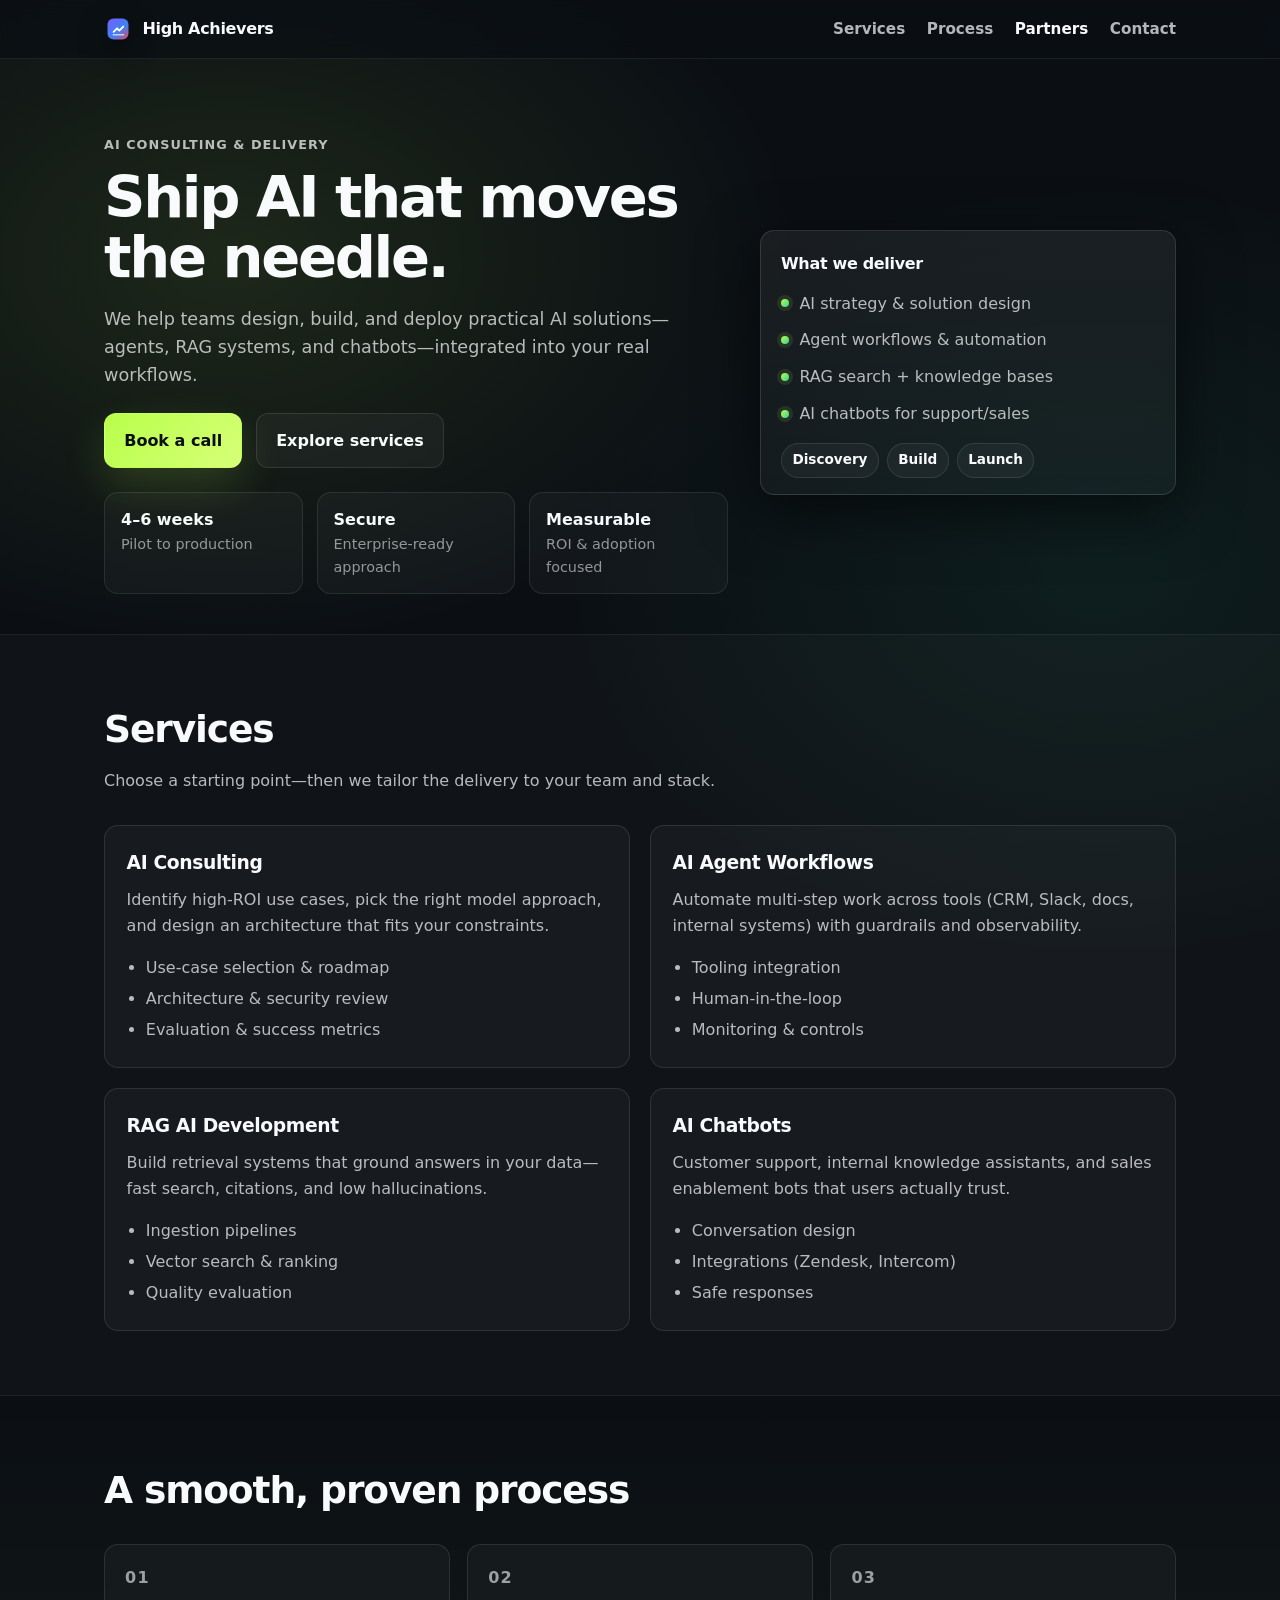
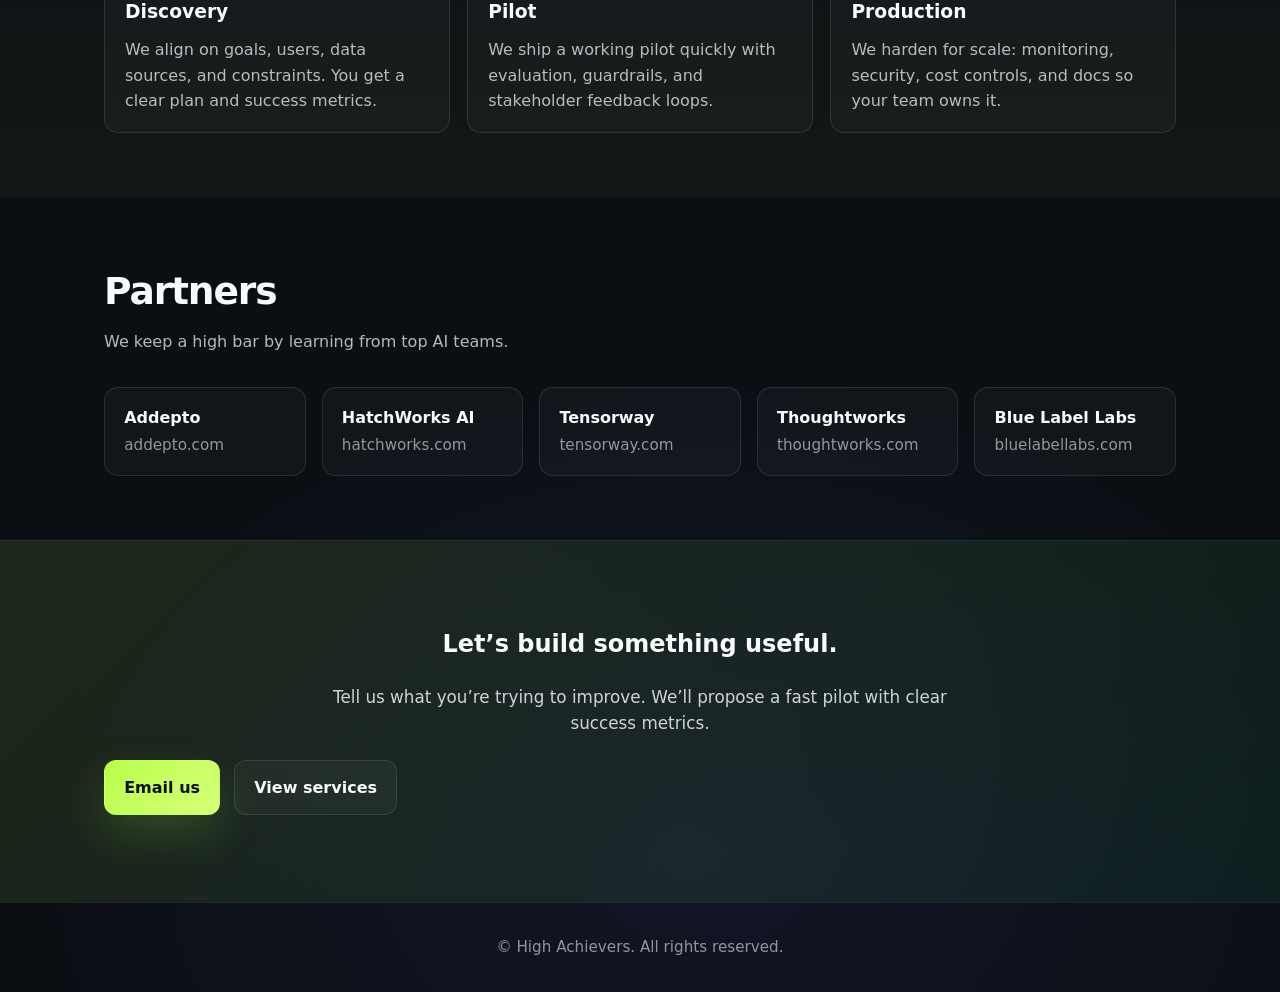
<file: index.html>
<!DOCTYPE html>
<html lang="en">
  <head>
    <meta charset="UTF-8" />
    <meta name="viewport" content="width=device-width, initial-scale=1.0" />
    <title>High Achievers</title>
    <link rel="stylesheet" href="./src/styles/main.css" />
    <script defer src="./src/js/main.js"></script>
  </head>
  <body>
    <!-- Source of truth lives in ./src/index.html -->
    <noscript>This site works best with JavaScript enabled.</noscript>
    <!-- Keep a single entry point so local servers serve /index.html at root -->
    <main id="app"></main>
    <script>
      // Simple include-style load: render the src HTML into #app for now.
      // (This keeps a scalable /src structure without needing a bundler yet.)
      fetch("./src/index.html")
        .then((r) => r.text())
        .then((html) => {
          const doc = new DOMParser().parseFromString(html, "text/html");
          const body = doc.body;
          document.querySelector("#app").replaceWith(...body.childNodes);
          window.dispatchEvent(new Event("ha:ready"));
        })
        .catch(() => {
          document.body.innerHTML =
            "<p style='color:white;font-family:system-ui;padding:24px'>Could not load app. Run a local server (not file://).</p>";
        });
    </script>
  </body>
</html>
</file>
<file: src/styles/main.css>
:root {
  /* Option C: Charcoal + neon lime */
  --bg: #0b0f14; /* charcoal */
  --bg-2: #0b0f14;
  --surface: rgba(255, 255, 255, 0.04);
  --surface-2: rgba(255, 255, 255, 0.06);
  --border: rgba(255, 255, 255, 0.10);

  --text: #f8fafc;
  --muted: rgba(248, 250, 252, 0.72);
  --muted-2: rgba(248, 250, 252, 0.56);

  /* Premium tuning: slightly muted lime + restrained glow */
  --accent: #b8ff4a; /* soft lime */
  --accent-2: #34d399; /* mint-green */

  --shadow: 0 18px 60px rgba(0, 0, 0, 0.55);
  --radius: 14px;
  --container: 1120px;
}

*,
*::before,
*::after {
  box-sizing: border-box;
}

html {
  scroll-behavior: smooth;
}

body {
  margin: 0;
  font-family: ui-sans-serif, system-ui, -apple-system, Segoe UI, Roboto, Arial, sans-serif;
  background:
    radial-gradient(950px 650px at 18% 10%, rgba(184, 255, 74, 0.10), transparent 60%),
    radial-gradient(900px 650px at 86% 22%, rgba(52, 211, 153, 0.08), transparent 60%),
    radial-gradient(1100px 800px at 55% 95%, rgba(99, 102, 241, 0.08), transparent 62%),
    var(--bg);
  color: var(--text);
  line-height: 1.6;
  min-height: 100vh;
}

img {
  max-width: 100%;
  height: auto;
}

.container {
  width: 100%;
  max-width: var(--container);
  margin: 0 auto;
  padding: 0 1.5rem;
}

/* Header */
.site-header {
  position: sticky;
  top: 0;
  z-index: 50;
  border-bottom: 1px solid rgba(255, 255, 255, 0.08);
  background: rgba(11, 15, 20, 0.72);
  backdrop-filter: blur(10px);
}

.site-header .container {
  display: flex;
  align-items: center;
  justify-content: space-between;
  padding: 0.95rem 1.5rem;
}

.brand {
  display: inline-flex;
  align-items: center;
  gap: 0.65rem;
  text-decoration: none;
  color: var(--text);
}

.brand-mark {
  border-radius: 8px;
  box-shadow: 0 10px 26px rgba(0, 0, 0, 0.35);
}

.brand-name {
  font-weight: 700;
  letter-spacing: -0.02em;
}

.nav {
  display: flex;
  gap: 1.35rem;
  align-items: center;
}

.nav a {
  text-decoration: none;
  color: var(--muted);
  font-weight: 600;
  font-size: 0.95rem;
  transition: color 0.2s;
}

.nav a:hover,
.nav a.is-active {
  color: var(--text);
}

/* Buttons */
.btn {
  display: inline-flex;
  align-items: center;
  justify-content: center;
  padding: 0.85rem 1.2rem;
  border-radius: 12px;
  font-weight: 700;
  text-decoration: none;
  border: 1px solid transparent;
  transition: transform 0.15s, background 0.2s, border-color 0.2s;
  will-change: transform;
}

.btn:active {
  transform: translateY(0);
}

.btn-primary {
  background: linear-gradient(135deg, var(--accent) 0%, #d7ff78 100%);
  color: #0b0f14;
  box-shadow: 0 18px 44px rgba(184, 255, 74, 0.16);
}

.btn-primary:hover {
  transform: translateY(-1px);
}

.btn-ghost {
  background: rgba(255, 255, 255, 0.04);
  border-color: rgba(255, 255, 255, 0.10);
  color: var(--text);
}

.btn-ghost:hover {
  transform: translateY(-1px);
  border-color: rgba(255, 255, 255, 0.18);
}

/* Hero */
.hero {
  padding: 4.5rem 0 2.5rem;
}

.hero-grid {
  display: grid;
  grid-template-columns: 1.2fr 0.8fr;
  gap: 2rem;
  align-items: center;
}

.eyebrow {
  display: inline-flex;
  align-items: center;
  gap: 0.5rem;
  margin: 0 0 0.75rem;
  color: var(--muted);
  font-weight: 700;
  letter-spacing: 0.08em;
  text-transform: uppercase;
  font-size: 0.8rem;
}

.hero h1 {
  margin: 0 0 1rem;
  font-size: clamp(2.25rem, 4.8vw, 3.6rem);
  letter-spacing: -0.04em;
  line-height: 1.05;
}

.hero-tagline {
  margin: 0 0 1.5rem;
  max-width: 54ch;
  color: var(--muted);
  font-size: 1.1rem;
}

.hero-actions {
  display: flex;
  gap: 0.85rem;
  flex-wrap: wrap;
  margin-bottom: 1.5rem;
}

.hero-metrics {
  display: grid;
  grid-template-columns: repeat(3, minmax(0, 1fr));
  gap: 0.85rem;
  margin-top: 1rem;
}

.metric {
  padding: 0.9rem 1rem;
  border-radius: 14px;
  background: rgba(255, 255, 255, 0.03);
  border: 1px solid rgba(255, 255, 255, 0.09);
}

.metric-value {
  display: block;
  font-weight: 800;
}

.metric-label {
  display: block;
  color: var(--muted-2);
  font-size: 0.9rem;
}

.hero-panel .panel-card {
  border-radius: var(--radius);
  border: 1px solid rgba(255, 255, 255, 0.12);
  background: linear-gradient(180deg, rgba(255, 255, 255, 0.06), rgba(255, 255, 255, 0.03));
  box-shadow: var(--shadow);
  padding: 1.25rem 1.25rem 1.05rem;
}

.panel-title {
  font-weight: 800;
  margin-bottom: 0.85rem;
  letter-spacing: -0.02em;
}

.panel-list {
  margin: 0;
  padding: 0;
  list-style: none;
  display: grid;
  gap: 0.7rem;
  color: var(--muted);
}

.panel-list li {
  display: flex;
  align-items: center;
  gap: 0.65rem;
}

.dot {
  width: 8px;
  height: 8px;
  border-radius: 999px;
  background: linear-gradient(135deg, var(--accent), var(--accent-2));
  box-shadow: 0 0 0 4px rgba(184, 255, 74, 0.10);
}

.panel-foot {
  display: flex;
  gap: 0.5rem;
  flex-wrap: wrap;
  margin-top: 1rem;
}

.pill {
  padding: 0.35rem 0.65rem;
  border-radius: 999px;
  font-weight: 700;
  font-size: 0.85rem;
  color: var(--text);
  background: rgba(255, 255, 255, 0.04);
  border: 1px solid rgba(255, 255, 255, 0.10);
}

/* Sections */
.section {
  padding: 4rem 0;
}

.section-title {
  margin: 0 0 0.5rem;
  font-size: clamp(1.7rem, 3vw, 2.35rem);
  letter-spacing: -0.03em;
}

.section-tagline {
  margin: 0 0 2rem;
  color: var(--muted);
  max-width: 70ch;
}

.services {
  background: rgba(255, 255, 255, 0.02);
  border-top: 1px solid rgba(255, 255, 255, 0.06);
  border-bottom: 1px solid rgba(255, 255, 255, 0.06);
}

.cards {
  display: grid;
  grid-template-columns: repeat(2, minmax(0, 1fr));
  gap: 1.25rem;
}

.card {
  border-radius: var(--radius);
  border: 1px solid rgba(255, 255, 255, 0.10);
  background: rgba(255, 255, 255, 0.03);
  padding: 1.35rem 1.35rem 1.2rem;
  transition: transform 0.18s, border-color 0.2s, background 0.2s;
}

.card:hover {
  transform: translateY(-2px);
  border-color: rgba(184, 255, 74, 0.28);
  background: rgba(184, 255, 74, 0.045);
}

.card h3 {
  margin: 0 0 0.6rem;
  letter-spacing: -0.02em;
}

.card p {
  margin: 0 0 1rem;
  color: var(--muted);
}

.bullets {
  margin: 0;
  padding-left: 1.2rem;
  color: var(--muted);
}

.bullets li {
  margin: 0.35rem 0;
}

.process {
  background: linear-gradient(180deg, transparent 0%, rgba(184, 255, 74, 0.04) 100%);
}

.steps {
  display: grid;
  grid-template-columns: repeat(3, minmax(0, 1fr));
  gap: 1.1rem;
  margin-top: 1.5rem;
}

.step {
  border-radius: var(--radius);
  border: 1px solid rgba(255, 255, 255, 0.10);
  background: rgba(255, 255, 255, 0.03);
  padding: 1.25rem 1.25rem 1.15rem;
}

.step-num {
  display: inline-block;
  font-weight: 900;
  color: rgba(248, 250, 252, 0.60);
  letter-spacing: 0.08em;
}

.step h3 {
  margin: 0.4rem 0 0.6rem;
}

.step p {
  margin: 0;
  color: var(--muted);
}

/* Partners */
.partners-grid {
  display: grid;
  grid-template-columns: repeat(auto-fit, minmax(200px, 1fr));
  gap: 1rem;
}

.partner-card {
  display: flex;
  flex-direction: column;
  gap: 0.15rem;
  padding: 1.1rem 1.2rem;
  border-radius: 14px;
  border: 1px solid rgba(255, 255, 255, 0.10);
  background: rgba(255, 255, 255, 0.03);
  text-decoration: none;
  color: inherit;
  transition: transform 0.18s, border-color 0.2s, background 0.2s;
}

.partner-card:hover {
  transform: translateY(-2px);
  border-color: rgba(184, 255, 74, 0.30);
  background: rgba(184, 255, 74, 0.055);
}

.partner-name {
  font-weight: 800;
}

.partner-site {
  color: var(--muted-2);
  font-size: 0.95rem;
}

/* CTA */
.cta {
  background: linear-gradient(135deg, rgba(184, 255, 74, 0.10), rgba(52, 211, 153, 0.07));
  border-top: 1px solid rgba(255, 255, 255, 0.06);
}

.cta-content {
  text-align: center;
}

.cta-content p {
  margin: 0.3rem auto 1.4rem;
  max-width: 64ch;
  color: rgba(238, 240, 246, 0.86);
  font-size: 1.05rem;
}

/* Footer */
.site-footer {
  padding: 2rem 0;
  border-top: 1px solid rgba(255, 255, 255, 0.08);
  color: var(--muted-2);
  font-size: 0.95rem;
}

.site-footer p {
  margin: 0;
  text-align: center;
}

/* Reveal animations (only hide when JS is enabled) */
.reveal {
  opacity: 1;
  transform: none;
}

.js .reveal {
  opacity: 0;
  transform: translateY(14px);
  transition: opacity 0.6s ease, transform 0.6s ease;
}

.js .reveal.is-visible {
  opacity: 1;
  transform: translateY(0);
}

@media (prefers-reduced-motion: reduce) {
  html {
    scroll-behavior: auto;
  }
  .reveal {
    opacity: 1;
    transform: none;
    transition: none;
  }
  .btn,
  .card,
  .partner-card {
    transition: none;
  }
}

@media (max-width: 960px) {
  .hero-grid {
    grid-template-columns: 1fr;
  }
  .hero-metrics {
    grid-template-columns: 1fr;
  }
  .cards {
    grid-template-columns: 1fr;
  }
  .steps {
    grid-template-columns: 1fr;
  }
}

@media (max-width: 640px) {
  .nav {
    gap: 1rem;
  }
  .nav a {
    font-size: 0.9rem;
  }
}
</file>
